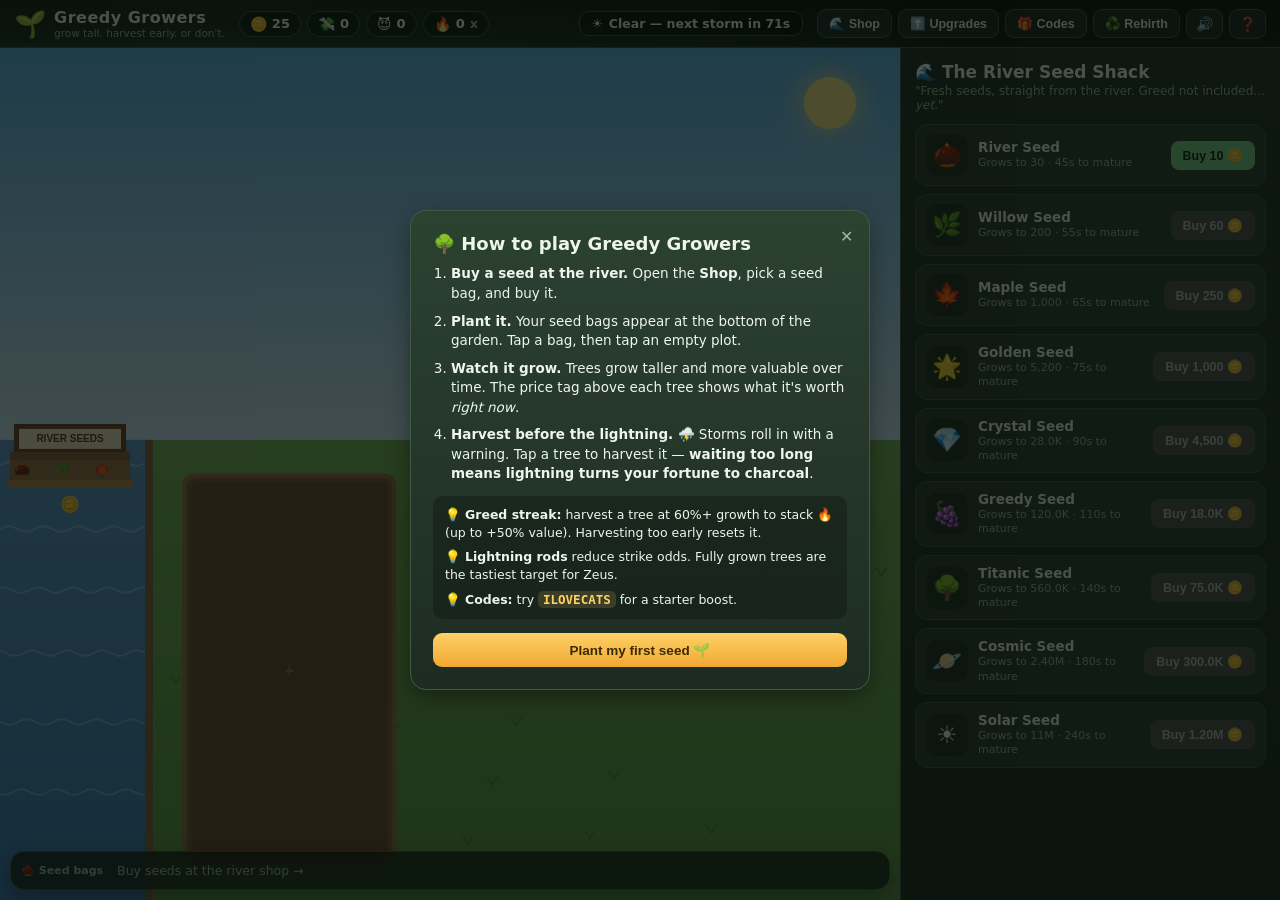
<file: game.html>
<!DOCTYPE html>
<html lang="en">
<head>
<meta charset="UTF-8">
<meta name="viewport" content="width=device-width, initial-scale=1.0, maximum-scale=1.0, user-scalable=no">
<title>Greedy Growers 🌱 — harvest before the lightning</title>
<link rel="icon" href="data:image/svg+xml,<svg xmlns='http://www.w3.org/2000/svg' viewBox='0 0 100 100'><text y='.9em' font-size='90'>🌳</text></svg>">
<link rel="stylesheet" href="style.css">
</head>
<body>

<div id="app">
  <!-- ======= TOP BAR ======= -->
  <header id="topbar">
    <div class="brand" title="Greedy Growers">
      <span class="brand-icon">🌱</span>
      <div class="brand-text">
        <div class="brand-title">Greedy Growers</div>
        <div class="brand-sub">grow tall. harvest early. or don't.</div>
      </div>
    </div>

    <div class="stats">
      <div class="stat chip" id="coinStat" title="Coins in your pocket">
        <span class="stat-ico">🪙</span><span id="coinVal">0</span>
      </div>
      <div class="stat chip" id="lifeStat" title="Lifetime earnings">
        <span class="stat-ico">💸</span><span id="lifeVal">0</span>
      </div>
      <div class="stat chip" id="greedStat" title="Greed level (rebirths)">
        <span class="stat-ico">😈</span><span id="greedVal">0</span>
      </div>
      <div class="stat chip streak" id="streakStat" title="Harvest trees at 60%+ growth to grow your greed streak">
        <span class="stat-ico">🔥</span><span id="streakVal">0</span><span class="streak-x">x</span>
      </div>
    </div>

    <div class="weather-chip" id="weatherChip">
      <span id="weatherIco">☀️</span>
      <span id="weatherText">Clear skies</span>
    </div>

    <nav class="topnav">
      <button class="navbtn" data-tab="shop" title="Buy seeds at the river">🌊 Shop</button>
      <button class="navbtn" data-tab="upgrades" title="Upgrades">⬆️ Upgrades</button>
      <button class="navbtn" data-tab="codes" title="Redeem codes">🎁 Codes</button>
      <button class="navbtn" data-tab="rebirth" title="Rebirth & stats">♻️ Rebirth</button>
      <button class="iconbtn" id="soundBtn" title="Toggle sound">🔊</button>
      <button class="iconbtn" id="helpBtn" title="How to play">❓</button>
    </nav>
  </header>

  <!-- ======= GAME AREA ======= -->
  <main id="gamewrap">
    <canvas id="game"></canvas>

    <!-- floating UI overlays on the canvas -->
    <div id="invbar" class="invbar">
      <div class="invlabel">🌰 Seed bags</div>
      <div id="invItems" class="invitems"></div>
      <div id="invEmpty" class="invempty">Buy seeds at the river shop →</div>
    </div>

    <div id="selectedHint" class="selected-hint hidden">
      🌰 <b id="selectedName"></b> selected — tap an empty plot to plant
      <button id="cancelSel" class="tinybtn">✕</button>
    </div>
  </main>

  <!-- ======= SIDE PANEL ======= -->
  <aside id="panel">
    <!-- SHOP -->
    <section class="tabpane" id="tab-shop">
      <h2>🌊 The River Seed Shack</h2>
      <p class="panel-sub">"Fresh seeds, straight from the river. Greed not included… <i>yet</i>."</p>
      <div id="shopList" class="shop-list"></div>
    </section>

    <!-- UPGRADES -->
    <section class="tabpane hidden" id="tab-upgrades">
      <h2>⬆️ Upgrades</h2>
      <p class="panel-sub">Grow faster, richer, and safer.</p>
      <div id="upgradeList" class="shop-list"></div>
    </section>

    <!-- CODES -->
    <section class="tabpane hidden" id="tab-codes">
      <h2>🎁 Redeem codes</h2>
      <p class="panel-sub">Codes are case-sensitive and expire when the creator gets bored.</p>
      <div class="code-row">
        <input id="codeInput" type="text" placeholder="Enter code…" autocomplete="off" spellcheck="false">
        <button id="codeBtn" class="primary">Redeem</button>
      </div>
      <div id="codeHint" class="code-hint"></div>
      <h3 class="mini-h">Your codes</h3>
      <div id="codeList" class="code-list"></div>
    </section>

    <!-- REBIRTH / STATS -->
    <section class="tabpane hidden" id="tab-rebirth">
      <h2>♻️ Rebirth</h2>
      <p class="panel-sub">Sacrifice everything for permanent Greed. Each level = <b>+75% value</b> and <b>+15% growth speed</b>.</p>
      <div class="rebirth-box">
        <div class="rebirth-req" id="rebirthReq"></div>
        <div class="progress"><div class="progress-fill" id="rebirthBar"></div></div>
        <div class="progress-label" id="rebirthPct"></div>
        <button class="primary wide" id="rebirthBtn" disabled>Rebirth</button>
        <div class="rebirth-warn">Resets coins, plots, upgrades and seed bags. Greed level is forever.</div>
      </div>
      <h3 class="mini-h">📊 Lifetime stats</h3>
      <div class="statgrid" id="statGrid"></div>
    </section>
  </aside>

  <!-- ======= TOASTS ======= -->
  <div id="toasts"></div>

  <!-- ======= HELP MODAL ======= -->
  <div id="modal" class="modal hidden">
    <div class="modal-card">
      <button class="modal-x" id="modalX">✕</button>
      <h2>🌳 How to play Greedy Growers</h2>
      <ol class="help-list">
        <li><b>Buy a seed at the river.</b> Open the <b>Shop</b>, pick a seed bag, and buy it.</li>
        <li><b>Plant it.</b> Your seed bags appear at the bottom of the garden. Tap a bag, then tap an empty plot.</li>
        <li><b>Watch it grow.</b> Trees grow taller and more valuable over time. The price tag above each tree shows what it's worth <i>right now</i>.</li>
        <li><b>Harvest before the lightning.</b> ⛈️ Storms roll in with a warning. Tap a tree to harvest it — <b>waiting too long means lightning turns your fortune to charcoal</b>.</li>
      </ol>
      <div class="help-tips">
        <p>💡 <b>Greed streak:</b> harvest a tree at 60%+ growth to stack 🔥 (up to +50% value). Harvesting too early resets it.</p>
        <p>💡 <b>Lightning rods</b> reduce strike odds. Fully grown trees are the tastiest target for Zeus.</p>
        <p>💡 <b>Codes:</b> try <code>ILOVECATS</code> for a starter boost.</p>
      </div>
      <button class="primary wide" id="modalGo">Plant my first seed 🌱</button>
    </div>
  </div>

  <div id="confirmModal" class="modal hidden">
    <div class="modal-card small">
      <h2 id="confirmTitle">Are you sure?</h2>
      <p id="confirmBody"></p>
      <div class="confirm-btns">
        <button class="primary" id="confirmYes">Yes</button>
        <button class="ghost" id="confirmNo">Cancel</button>
      </div>
    </div>
  </div>
</div>

<script src="game.js"></script>
</body>
</html>
</file>
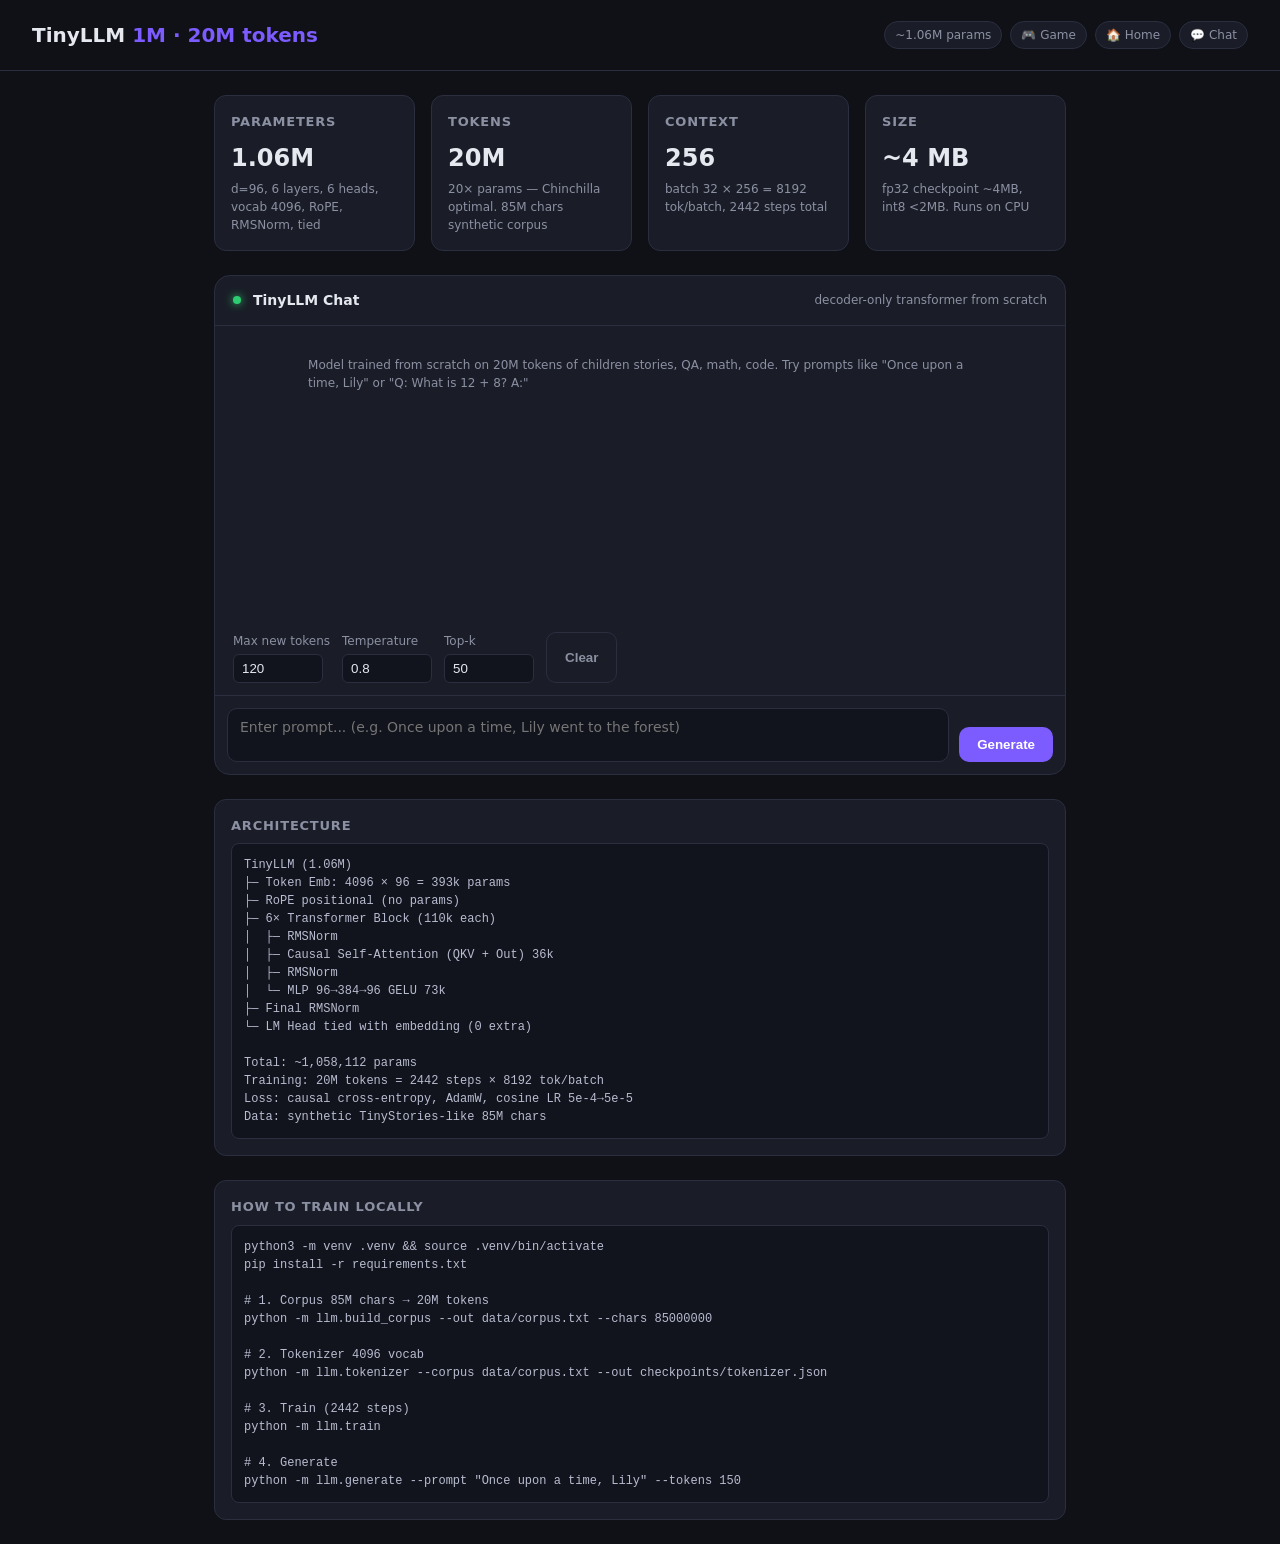
<file: llm_demo.html>
<!DOCTYPE html>
<html lang="en">
<head>
<meta charset="UTF-8">
<meta name="viewport" content="width=device-width,initial-scale=1">
<title>TinyLLM — 1M / 20M Demo</title>
<style>
  :root { --bg:#0f1117; --card:#1a1d27; --border:#2a2e3f; --accent:#7c5cff; --text:#e6e8f0; --muted:#8b90a3; }
  *{box-sizing:border-box;margin:0;padding:0}
  body{background:var(--bg);color:var(--text);font-family:Inter,system-ui,sans-serif;line-height:1.5;min-height:100vh}
  header{padding:20px 32px;border-bottom:1px solid var(--border);display:flex;justify-content:space-between;align-items:center}
  header h1{font-size:20px;font-weight:700}
  header h1 span{color:var(--accent)}
  .badge{background:var(--card);border:1px solid var(--border);padding:4px 10px;border-radius:20px;font-size:12px;color:var(--muted)}
  main{max-width:900px;margin:0 auto;padding:24px;display:grid;gap:24px}
  .cards{display:grid;grid-template-columns:repeat(auto-fit,minmax(200px,1fr));gap:16px}
  .card{background:var(--card);border:1px solid var(--border);border-radius:12px;padding:16px}
  .card h3{font-size:13px;text-transform:uppercase;letter-spacing:0.06em;color:var(--muted);margin-bottom:8px}
  .card .big{font-size:24px;font-weight:700}
  .card .small{font-size:12px;color:var(--muted);margin-top:4px}
  .chat{background:var(--card);border:1px solid var(--border);border-radius:16px;overflow:hidden;display:flex;flex-direction:column;min-height:500px}
  .chat-header{padding:14px 18px;border-bottom:1px solid var(--border);display:flex;gap:12px;align-items:center}
  .dot{width:8px;height:8px;border-radius:50%;background:#2ecc71;box-shadow:0 0 8px #2ecc71}
  .messages{flex:1;padding:18px;display:flex;flex-direction:column;gap:14px;overflow:auto;max-height:600px}
  .msg{max-width:85%;padding:12px 14px;border-radius:14px;font-size:14px;line-height:1.5;white-space:pre-wrap;word-break:break-word}
  .msg.user{align-self:flex-end;background:var(--accent);color:white;border-bottom-right-radius:4px}
  .msg.assistant{align-self:flex-start;background:#242836;border:1px solid var(--border);border-bottom-left-radius:4px}
  .msg.system{align-self:center;background:transparent;color:var(--muted);font-size:12px}
  .input-bar{padding:12px;border-top:1px solid var(--border);display:flex;gap:10px;align-items:end}
  textarea{flex:1;background:#12141d;border:1px solid var(--border);color:var(--text);border-radius:10px;padding:10px 12px;resize:none;min-height:44px;max-height:120px;font-family:inherit;font-size:14px;outline:none}
  textarea:focus{border-color:var(--accent)}
  button{background:var(--accent);color:white;border:0;padding:10px 18px;border-radius:10px;font-weight:600;cursor:pointer;transition:opacity .15s}
  button:disabled{opacity:.5;cursor:not-allowed}
  .controls{display:flex;gap:12px;flex-wrap:wrap;padding:0 18px 12px}
  .controls label{font-size:12px;color:var(--muted);display:flex;flex-direction:column;gap:4px}
  .controls input{width:90px;background:#12141d;border:1px solid var(--border);color:var(--text);border-radius:6px;padding:6px 8px}
  pre{background:#12141d;border:1px solid var(--border);border-radius:8px;padding:12px;font-size:12px;overflow:auto;color:#b8bcd0}
  a{color:var(--accent);text-decoration:none}
  a:hover{text-decoration:underline}
</style>
</head>
<body>
<header>
  <h1>TinyLLM <span>1M · 20M tokens</span></h1>
  <div style="display:flex;gap:8px">
    <div class="badge" id="param-badge">~1.06M params</div>
    <a class="badge" href="game.html" style="text-decoration:none">🎮 Game</a>
    <a class="badge" href="index.html" style="text-decoration:none">🏠 Home</a>
    <a class="badge" href="chat.html" style="text-decoration:none">💬 Chat</a>
  </div>
</header>

<main>
  <div class="cards">
    <div class="card"><h3>Parameters</h3><div class="big">1.06M</div><div class="small">d=96, 6 layers, 6 heads, vocab 4096, RoPE, RMSNorm, tied</div></div>
    <div class="card"><h3>Tokens</h3><div class="big">20M</div><div class="small">20× params — Chinchilla optimal. 85M chars synthetic corpus</div></div>
    <div class="card"><h3>Context</h3><div class="big">256</div><div class="small">batch 32 × 256 = 8192 tok/batch, 2442 steps total</div></div>
    <div class="card"><h3>Size</h3><div class="big">~4 MB</div><div class="small">fp32 checkpoint ~4MB, int8 <2MB. Runs on CPU</div></div>
  </div>

  <div class="chat">
    <div class="chat-header"><div class="dot"></div><strong style="font-size:14px">TinyLLM Chat</strong><span style="margin-left:auto;font-size:12px;color:var(--muted)">decoder-only transformer from scratch</span></div>
    <div class="messages" id="messages">
      <div class="msg system">Model trained from scratch on 20M tokens of children stories, QA, math, code. Try prompts like "Once upon a time, Lily" or "Q: What is 12 + 8? A:"</div>
    </div>
    <div class="controls">
      <label>Max new tokens <input id="maxTok" type="number" value="120" min="10" max="256"></label>
      <label>Temperature <input id="temp" type="number" value="0.8" step="0.1" min="0.1" max="1.5"></label>
      <label>Top-k <input id="topk" type="number" value="50" min="1" max="100"></label>
      <button id="clearBtn" style="background:var(--card);border:1px solid var(--border);color:var(--muted)">Clear</button>
    </div>
    <div class="input-bar">
      <textarea id="prompt" placeholder="Enter prompt... (e.g. Once upon a time, Lily went to the forest)"></textarea>
      <button id="sendBtn">Generate</button>
    </div>
  </div>

  <div class="card">
    <h3>Architecture</h3>
    <pre id="arch">Loading...</pre>
  </div>

  <div class="card">
    <h3>How to train locally</h3>
    <pre>python3 -m venv .venv && source .venv/bin/activate
pip install -r requirements.txt

# 1. Corpus 85M chars → 20M tokens
python -m llm.build_corpus --out data/corpus.txt --chars 85000000

# 2. Tokenizer 4096 vocab
python -m llm.tokenizer --corpus data/corpus.txt --out checkpoints/tokenizer.json

# 3. Train (2442 steps)
python -m llm.train

# 4. Generate
python -m llm.generate --prompt "Once upon a time, Lily" --tokens 150
</pre>
  </div>
</main>

<script>
const msgContainer = document.getElementById('messages');
const promptEl = document.getElementById('prompt');
const sendBtn = document.getElementById('sendBtn');
const clearBtn = document.getElementById('clearBtn');
const maxTokEl = document.getElementById('maxTok');
const tempEl = document.getElementById('temp');
const topkEl = document.getElementById('topk');

function addMsg(text, cls){
  const div = document.createElement('div');
  div.className = 'msg '+cls;
  div.textContent = text;
  msgContainer.appendChild(div);
  msgContainer.scrollTop = msgContainer.scrollHeight;
  return div;
}

async function generate(){
  const prompt = promptEl.value.trim();
  if(!prompt) return;
  addMsg(prompt, 'user');
  promptEl.value='';
  sendBtn.disabled=true;
  sendBtn.textContent='Generating...';
  const thinking = addMsg('▌ thinking...', 'assistant');

  try{
    const res = await fetch('/api/generate', {
      method:'POST',
      headers:{'Content-Type':'application/json'},
      body: JSON.stringify({
        prompt,
        max_tokens: parseInt(maxTokEl.value)||100,
        temperature: parseFloat(tempEl.value)||0.8,
        top_k: parseInt(topkEl.value)||50
      })
    });
    const data = await res.json();
    if(data.error){
      thinking.textContent = 'Error: '+data.error + '\n(Train the model first with python -m llm.train)';
    } else {
      // show only new part Bold? show full
      thinking.textContent = data.generated;
    }
  } catch(e){
    thinking.textContent = 'Failed to fetch: '+e+'\nRun python app.py and ensure model checkpoint exists, or use CLI: python -m llm.generate';
  }
  sendBtn.disabled=false;
  sendBtn.textContent='Generate';
}

sendBtn.onclick = generate;
promptEl.addEventListener('keydown', e=>{
  if(e.key==='Enter' && !e.shiftKey){ e.preventDefault(); generate(); }
});
clearBtn.onclick = ()=>{
  msgContainer.innerHTML = '<div class="msg system">Chat cleared. Try "Once upon a time, Lily" or "Q: What is 5 + 7? A:"</div>';
};

document.getElementById('arch').textContent = `
TinyLLM (1.06M)
├─ Token Emb: 4096 × 96 = 393k params
├─ RoPE positional (no params)
├─ 6× Transformer Block (110k each)
│  ├─ RMSNorm
│  ├─ Causal Self-Attention (QKV + Out) 36k
│  ├─ RMSNorm
│  └─ MLP 96→384→96 GELU 73k
├─ Final RMSNorm
└─ LM Head tied with embedding (0 extra)

Total: ~1,058,112 params
Training: 20M tokens = 2442 steps × 8192 tok/batch
Loss: causal cross-entropy, AdamW, cosine LR 5e-4→5e-5
Data: synthetic TinyStories-like 85M chars
`.trim();
</script>
</body>
</html>
</file>
<file: style.css>
/* ============ Greedy Growers — styles ============ */
:root {
  --bg1: #16241c;
  --bg2: #1f3327;
  --panel: #243528;
  --panel2: #2c4231;
  --line: #3d5a44;
  --gold: #ffd166;
  --green: #7bd389;
  --red: #ff6b6b;
  --blue: #6ec6ff;
  --text: #eef5ec;
  --muted: #9fb8a6;
  --shadow: 0 8px 24px rgba(0,0,0,.35);
}

* { margin: 0; padding: 0; box-sizing: border-box; -webkit-tap-highlight-color: transparent; }

html, body { height: 100%; }

body {
  font-family: "Segoe UI", system-ui, -apple-system, sans-serif;
  color: var(--text);
  background: radial-gradient(1200px 800px at 20% -10%, #2a4a33, var(--bg1) 60%);
  overflow: hidden;
  user-select: none;
}

#app {
  display: grid;
  grid-template-rows: auto 1fr;
  grid-template-columns: 1fr 380px;
  grid-template-areas: "top top" "game panel";
  height: 100vh;
  height: 100dvh;
}

/* ---------- top bar ---------- */
#topbar {
  grid-area: top;
  display: flex;
  align-items: center;
  gap: 14px;
  padding: 8px 14px;
  background: linear-gradient(180deg, rgba(0,0,0,.45), rgba(0,0,0,.15));
  border-bottom: 1px solid var(--line);
  backdrop-filter: blur(4px);
  z-index: 30;
  flex-wrap: wrap;
}

.brand { display: flex; align-items: center; gap: 8px; min-width: 150px; }
.brand-icon { font-size: 26px; filter: drop-shadow(0 2px 3px rgba(0,0,0,.4)); }
.brand-title { font-weight: 800; letter-spacing: .5px; font-size: 16px; }
.brand-sub { font-size: 10.5px; color: var(--muted); }

.stats { display: flex; gap: 6px; flex-wrap: wrap; }

.chip {
  display: flex; align-items: center; gap: 5px;
  background: rgba(0,0,0,.3);
  border: 1px solid var(--line);
  border-radius: 999px;
  padding: 4px 10px;
  font-size: 13px;
  font-weight: 700;
  white-space: nowrap;
  color: #fff;
}
.chip .stat-ico { font-size: 14px; }
.chip.streak.streak-on { border-color: var(--gold); box-shadow: 0 0 10px rgba(255,209,102,.35); }
.chip.streak .streak-x { color: var(--muted); font-weight: 600; }

.weather-chip {
  display: flex; align-items: center; gap: 6px;
  background: rgba(0,0,0,.3);
  border: 1px solid var(--line);
  border-radius: 10px;
  padding: 4px 12px;
  font-size: 12.5px;
  font-weight: 600;
  margin-left: auto;
  min-width: 130px;
  justify-content: center;
  transition: border-color .3s;
}
.weather-chip.warn  { border-color: #f7b32b; background: rgba(247,179,43,.15); animation: pulse 1s infinite; }
.weather-chip.storm { border-color: #8ab4ff; background: rgba(122,90,248,.25); animation: pulse .6s infinite; }

@keyframes pulse { 50% { opacity: .65; } }

.topnav { display: flex; gap: 6px; align-items: center; }

.navbtn, .iconbtn, .tinybtn {
  background: rgba(255,255,255,.08);
  border: 1px solid var(--line);
  color: var(--text);
  border-radius: 9px;
  padding: 6px 11px;
  font-size: 12.5px;
  font-weight: 700;
  cursor: pointer;
  transition: background .15s, transform .05s;
}
.navbtn:hover, .iconbtn:hover { background: rgba(255,255,255,.18); }
.navbtn:active, .iconbtn:active { transform: scale(.96); }
.navbtn.active { background: var(--gold); color: #3a2c00; border-color: var(--gold); }
.iconbtn { padding: 6px 9px; font-size: 14px; }

/* ---------- game area ---------- */
#gamewrap {
  grid-area: game;
  position: relative;
  min-height: 0;
  overflow: hidden;
  background: #7fb6d9;
}
#game { position: absolute; inset: 0; width: 100%; height: 100%; display: block; cursor: pointer; touch-action: manipulation; }

/* seed bag inventory strip */
.invbar {
  position: absolute;
  left: 10px; right: 10px; bottom: 10px;
  display: flex; align-items: center; gap: 8px;
  background: rgba(15,26,19,.78);
  border: 1px solid var(--line);
  border-radius: 14px;
  padding: 7px 10px;
  backdrop-filter: blur(4px);
  overflow-x: auto;
  z-index: 20;
  box-shadow: var(--shadow);
}
.invlabel { font-size: 11px; color: var(--muted); font-weight: 700; white-space: nowrap; }
.invitems { display: flex; gap: 7px; flex: 1; align-items: center; }
.invempty { color: var(--muted); font-size: 12.5px; padding: 4px 6px; }
.seedchip {
  display: flex; align-items: center; gap: 6px;
  background: var(--panel2);
  border: 2px solid var(--line);
  border-radius: 10px;
  padding: 5px 10px;
  cursor: pointer;
  white-space: nowrap;
  font-size: 12.5px;
  font-weight: 700;
  transition: transform .08s, border-color .15s;
}
.seedchip:hover { transform: translateY(-1px); }
.seedchip.selected { border-color: var(--gold); background: #3d5234; box-shadow: 0 0 12px rgba(255,209,102,.35); }
.seedchip .seed-ico { font-size: 16px; }
.seedchip .seed-count { color: var(--muted); font-weight: 600; }
.seedchip .seed-cost { color: var(--gold); font-size: 11px; margin-left: 2px; }

.selected-hint {
  position: absolute;
  left: 50%; transform: translateX(-50%);
  top: 12px;
  background: rgba(15,26,19,.85);
  border: 1px solid var(--gold);
  color: var(--gold);
  border-radius: 999px;
  padding: 6px 14px;
  font-size: 13px;
  font-weight: 700;
  display: flex; align-items: center; gap: 10px;
  z-index: 25;
  box-shadow: var(--shadow);
}
.hidden { display: none !important; }
.tinybtn { padding: 2px 8px; font-size: 12px; background: transparent; }

/* ---------- side panel ---------- */
#panel {
  grid-area: panel;
  background: linear-gradient(180deg, var(--panel), #1d2c22);
  border-left: 1px solid var(--line);
  overflow-y: auto;
  padding: 14px;
  z-index: 25;
  min-height: 0;
}

.tabpane h2 { font-size: 17px; margin-bottom: 2px; }
.panel-sub { font-size: 12px; color: var(--muted); margin-bottom: 12px; }

.shop-list { display: flex; flex-direction: column; gap: 8px; }

.shop-item {
  display: flex; align-items: center; gap: 10px;
  background: var(--panel2);
  border: 1px solid var(--line);
  border-radius: 12px;
  padding: 9px 10px;
  cursor: pointer;
  transition: border-color .15s, transform .05s, background .15s;
}
.shop-item:hover { border-color: var(--green); }
.shop-item:active { transform: scale(.99); }
.shop-item.bought { opacity: .45; cursor: default; }
.shop-item.locked { opacity: .75; }

.shop-ico {
  width: 42px; height: 42px; flex: 0 0 42px;
  display: flex; align-items: center; justify-content: center;
  font-size: 24px;
  background: rgba(0,0,0,.25);
  border-radius: 10px;
}
.shop-info { flex: 1; min-width: 0; }
.shop-name { font-weight: 800; font-size: 13.5px; }
.shop-desc { font-size: 11px; color: var(--muted); margin-top: 1px; line-height: 1.3; }
.shop-cost { font-weight: 800; font-size: 13px; color: var(--gold); white-space: nowrap; }
.shop-cost.poor { color: var(--red); }
.shop-btn {
  background: var(--green); color: #0c2a12; border: none;
  border-radius: 8px; padding: 7px 12px;
  font-weight: 800; font-size: 12.5px; cursor: pointer;
  white-space: nowrap;
}
.shop-btn:hover { filter: brightness(1.1); }
.shop-btn.poor { background: #555; color: #bbb; cursor: default; }

.owned-tag { font-size: 10.5px; color: var(--muted); font-weight: 700; }

/* codes */
.code-row { display: flex; gap: 8px; margin-bottom: 6px; }
.code-row input {
  flex: 1; min-width: 0;
  background: rgba(0,0,0,.3);
  border: 1px solid var(--line);
  border-radius: 9px;
  padding: 9px 12px;
  color: var(--text);
  font-size: 14px;
  font-weight: 700;
  text-transform: uppercase;
  letter-spacing: 1px;
  outline: none;
}
.code-row input:focus { border-color: var(--gold); }
.code-hint { font-size: 11.5px; color: var(--muted); margin-bottom: 10px; min-height: 15px; }
.primary {
  background: linear-gradient(180deg, #ffd166, #f0a832);
  color: #3a2c00; border: none;
  border-radius: 9px; padding: 9px 16px;
  font-weight: 800; font-size: 13.5px; cursor: pointer;
}
.primary:hover { filter: brightness(1.07); }
.primary:disabled { filter: grayscale(.7) brightness(.7); cursor: default; }
.wide { width: 100%; }
.ghost {
  background: transparent; color: var(--text);
  border: 1px solid var(--line); border-radius: 9px;
  padding: 9px 16px; font-weight: 700; font-size: 13.5px; cursor: pointer;
}
.ghost:hover { background: rgba(255,255,255,.1); }

.code-list { display: flex; flex-wrap: wrap; gap: 6px; }
.code-tag {
  font-family: ui-monospace, Menlo, Consolas, monospace;
  font-size: 11px; font-weight: 700;
  background: rgba(0,0,0,.3);
  border: 1px solid var(--line);
  border-radius: 7px;
  padding: 4px 8px;
  color: var(--muted);
}
.code-tag.redeemed { color: var(--green); border-color: var(--green); }

/* rebirth */
.rebirth-box {
  background: rgba(0,0,0,.22);
  border: 1px dashed var(--line);
  border-radius: 12px;
  padding: 12px;
  margin-bottom: 16px;
}
.rebirth-req { font-size: 13px; font-weight: 700; margin-bottom: 8px; }
.progress {
  height: 12px; background: rgba(0,0,0,.4);
  border-radius: 999px; overflow: hidden;
  border: 1px solid var(--line);
  margin-bottom: 4px;
}
.progress-fill {
  height: 100%; width: 0%;
  background: linear-gradient(90deg, #7bd389, #ffd166);
  border-radius: 999px;
  transition: width .4s;
}
.progress-label { font-size: 11px; color: var(--muted); margin-bottom: 10px; }
.rebirth-warn { font-size: 11px; color: var(--muted); margin-top: 8px; line-height: 1.4; }

.mini-h { font-size: 13px; color: var(--muted); margin: 14px 0 8px; letter-spacing: .5px; text-transform: uppercase; }
.statgrid { display: grid; grid-template-columns: 1fr 1fr; gap: 6px; }
.stat-cell {
  background: var(--panel2);
  border: 1px solid var(--line);
  border-radius: 9px;
  padding: 7px 10px;
  font-size: 12px;
}
.stat-cell b { display: block; font-size: 14px; color: var(--gold); }

/* toasts */
#toasts {
  position: fixed;
  top: 64px; left: 50%;
  transform: translateX(-50%);
  display: flex; flex-direction: column; gap: 8px;
  z-index: 100;
  pointer-events: none;
  align-items: center;
}
.toast {
  background: rgba(15,26,19,.92);
  border: 1px solid var(--line);
  border-left: 4px solid var(--green);
  border-radius: 10px;
  padding: 9px 16px;
  font-size: 13.5px;
  font-weight: 700;
  box-shadow: var(--shadow);
  animation: toastIn .25s ease-out;
  max-width: min(420px, 90vw);
}
.toast.bad { border-left-color: var(--red); }
.toast.gold { border-left-color: var(--gold); }
@keyframes toastIn { from { opacity: 0; transform: translateY(-8px); } to { opacity: 1; transform: translateY(0); } }
.toast.out { transition: opacity .3s, transform .3s; opacity: 0; transform: translateY(-8px); }

/* modals */
.modal {
  position: fixed; inset: 0;
  background: rgba(5,10,7,.7);
  display: flex; align-items: center; justify-content: center;
  z-index: 200;
  padding: 20px;
}
.modal-card {
  background: linear-gradient(180deg, #2c4231, #1d2c22);
  border: 1px solid var(--line);
  border-radius: 16px;
  padding: 22px;
  max-width: 460px;
  width: 100%;
  position: relative;
  box-shadow: var(--shadow);
  max-height: 85vh;
  overflow-y: auto;
}
.modal-card.small { max-width: 380px; }
.modal-card h2 { font-size: 18px; margin-bottom: 10px; }
.modal-x {
  position: absolute; top: 10px; right: 10px;
  background: transparent; border: none; color: var(--muted);
  font-size: 16px; cursor: pointer; padding: 6px;
}
.modal-x:hover { color: var(--text); }
.help-list { margin: 4px 0 12px 18px; display: flex; flex-direction: column; gap: 8px; font-size: 13.5px; line-height: 1.45; }
.help-tips { background: rgba(0,0,0,.25); border-radius: 10px; padding: 10px 12px; margin-bottom: 14px; }
.help-tips p { font-size: 12.5px; margin-bottom: 6px; line-height: 1.45; }
.help-tips p:last-child { margin-bottom: 0; }
.help-tips code { background: rgba(255,209,102,.15); color: var(--gold); padding: 1px 5px; border-radius: 5px; font-weight: 700; }
.confirm-btns { display: flex; gap: 10px; justify-content: flex-end; margin-top: 16px; }
#confirmBody { font-size: 13px; color: var(--muted); line-height: 1.5; }

/* ---------- responsive ---------- */
@media (max-width: 980px) {
  #app {
    grid-template-rows: auto 1fr auto;
    grid-template-columns: 1fr;
    grid-template-areas: "top" "game" "panel";
  }
  #panel { border-left: none; border-top: 1px solid var(--line); max-height: 44dvh; }
  .brand-sub { display: none; }
  .weather-chip { min-width: 0; }
}

@media (max-width: 560px) {
  .brand { display: none; }
  .stat.chip { font-size: 11.5px; padding: 3px 8px; }
  .navbtn { padding: 5px 8px; font-size: 11px; }
  #panel { padding: 10px; }
  .invbar { bottom: 6px; left: 6px; right: 6px; }
}
</file>
